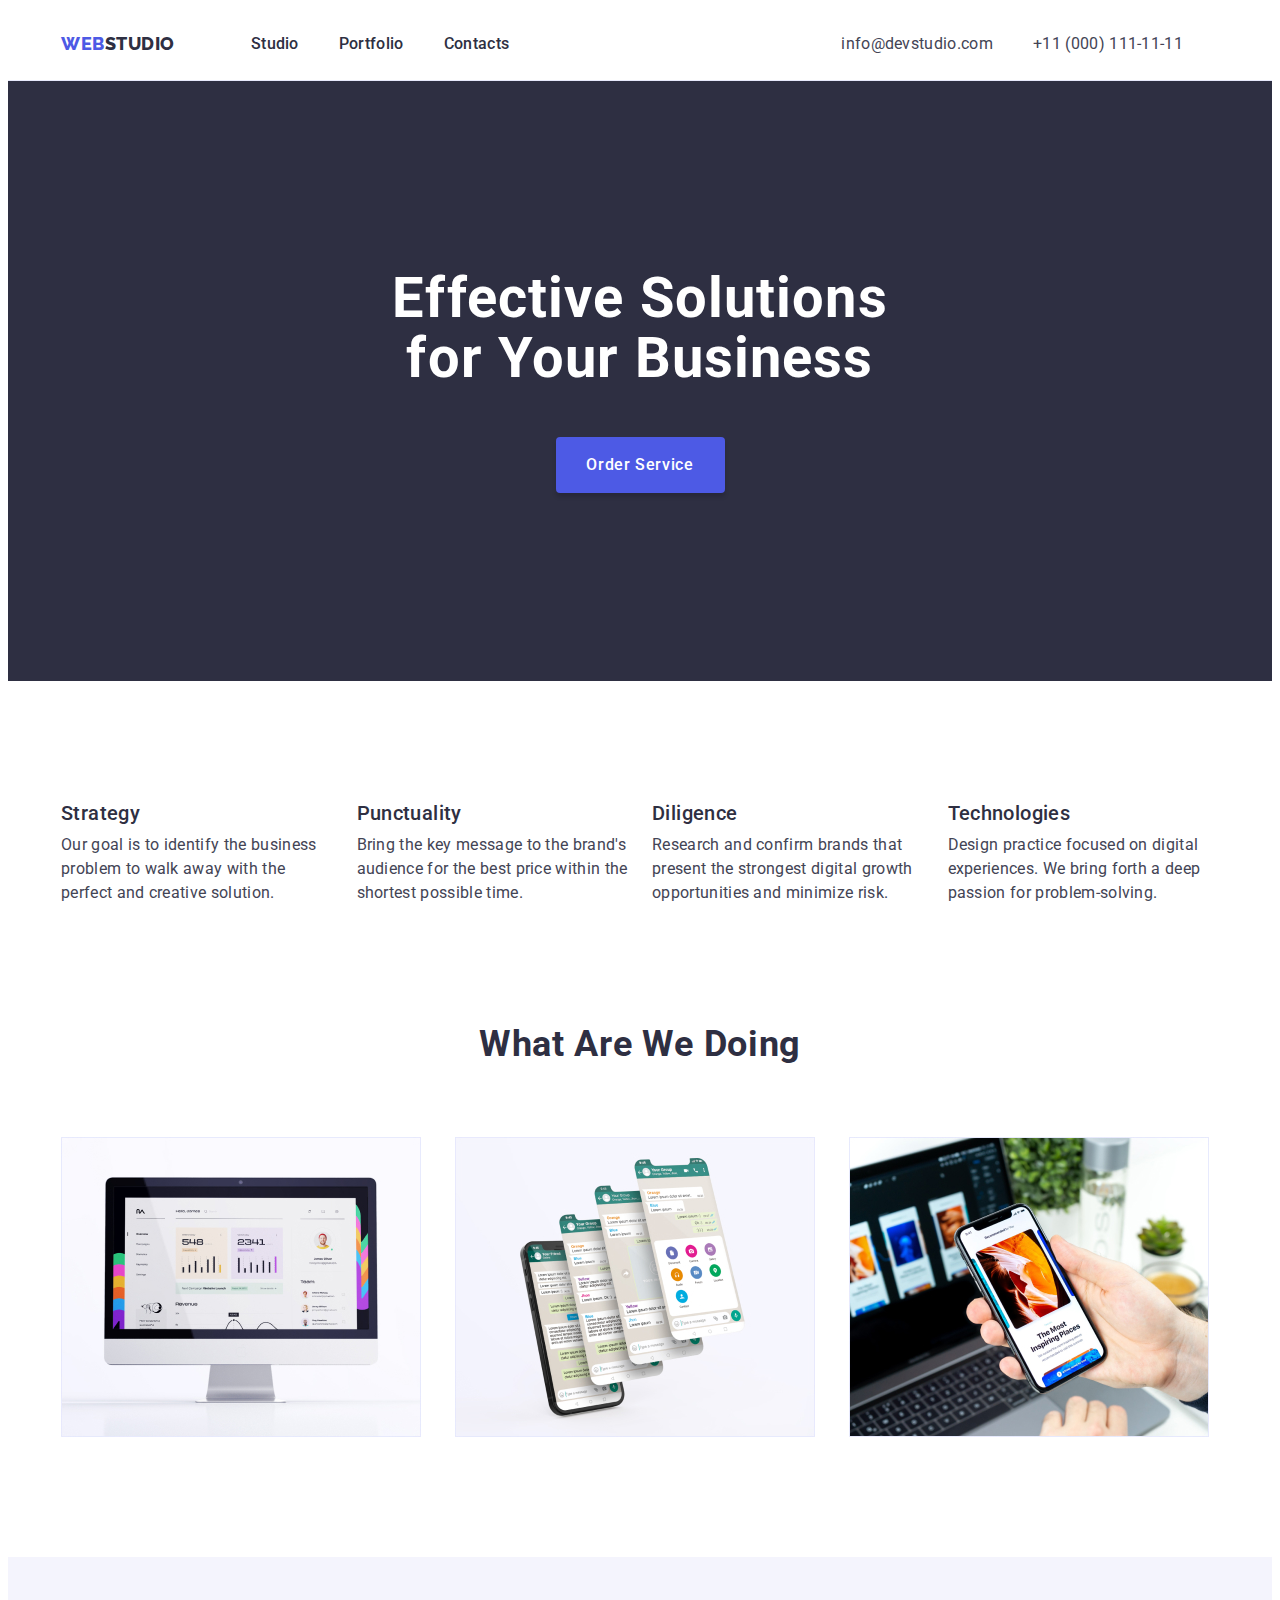
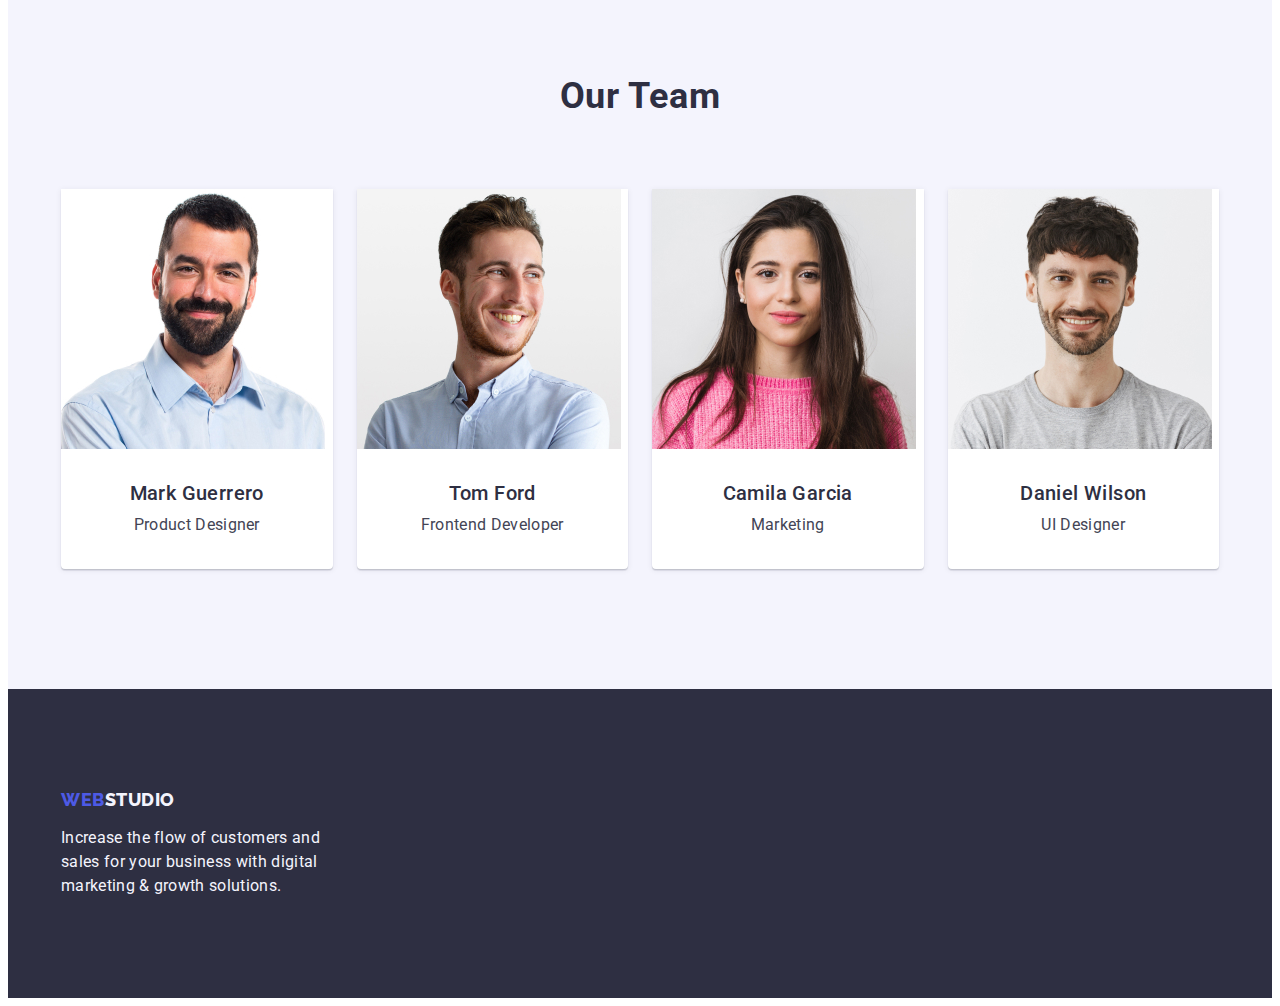
<file: index.html>
<!DOCTYPE html>
<html lang="en">
  <head>
    <meta charset="UTF-8" />
    <meta http-equiv="X-UA-Compatible" content="IE=edge" />
    <meta name="viewport" content="width=device-width, initial-scale=1.0" />
    <link rel="preconnect" href="https://fonts.googleapis.com" />
    <link rel="preconnect" href="https://fonts.gstatic.com" crossorigin />
    <link
      href="https://fonts.googleapis.com/css2?family=Raleway:wght@800&family=Roboto:wght@400;500;700&display=swap"
      rel="stylesheet"
    />
    <link
      rel="stylesheet"
      href="https://cdnjs.cloudflare.com/ajax/libs/modern-normalize/1.1.0/modern-normalize.min.css"
      integrity="sha512-wpPYUAdjBVSE4KJnH1VR1HeZfpl1ub8YT/NKx4PuQ5NmX2tKuGu6U/JRp5y+Y8XG2tV+wKQpNHVUX03MfMFn9Q=="
      crossorigin="anonymous"
      referrerpolicy="no-referrer"
    />
    <link rel="stylesheet" href="./css/styles.css" />
    <title>Студія</title>
  </head>
  <body>
    <!-- Header -->
    <header class="header">
      <div class="new-head container">
        <nav class="nav-head">
          <a href="./index.html" class="logo-web link"
            >Web<span class="logo-studio">Studio</span></a
          >
          <ul class="list nav-list">
            <li>
              <a href="./index.html" class="header-nav link">Studio</a>
            </li>
            <li>
              <a href="./portfolio.html" class="header-nav link">Portfolio</a>
            </li>
            <li>
              <a href="" class="header-nav link">Contacts</a>
            </li>
          </ul>
        </nav>
        <address class="address">
          <ul class="list address-list">
            <li>
              <a href="mailto:info@devstudio.com" class="address-link link"
                >info@devstudio.com</a
              >
            </li>
            <li>
              <a href="tel:+110001111111" class="address-link link"
                >+11 (000) 111-11-11</a
              >
            </li>
          </ul>
        </address>
      </div>
    </header>
    <main>
      <!-- section 1 -->
      <section class="hero">
        <div class="container">
          <h1 class="hero-title">Effective Solutions for Your Business</h1>
          <button type="button" class="hero-btn">Order Service</button>
        </div>
      </section>
      <!-- section 2 -->
      <section class="advantages-section">
        <div class="container">
          <h2 hidden class="hidden-title">Our advantages</h2>
          <ul class="list feature-list">
            <li class="feature">
              <h3 class="advantages-title">Strategy</h3>
              <p class="advantages-desc">
                Our goal is to identify the business problem to walk away with
                the perfect and creative solution.
              </p>
            </li>
            <li class="feature">
              <h3 class="advantages-title">Punctuality</h3>
              <p class="advantages-desc">
                Bring the key message to the brand's audience for the best price
                within the shortest possible time.
              </p>
            </li>
            <li class="feature">
              <h3 class="advantages-title">Diligence</h3>
              <p class="advantages-desc">
                Research and confirm brands that present the strongest digital
                growth opportunities and minimize risk.
              </p>
            </li>
            <li class="feature">
              <h3 class="advantages-title">Technologies</h3>
              <p class="advantages-desc">
                Design practice focused on digital experiences. We bring forth a
                deep passion for problem-solving.
              </p>
            </li>
          </ul>
        </div>
      </section>
      <!-- section 3 -->
      <section class="doing-section">
        <div class="container">
          <h2 class="doing-title">What are we doing</h2>
          <ul class="list feature-list">
            <li class="img-list">
              <img
                src="./images/main-page/img1.jpg"
                alt="display of content on the computer screen"
                width="360"
                height="300"
              />
            </li>
            <li class="img-list">
              <img
                src="./images/main-page/img2.jpg"
                alt="displaying content on the smartphone screen"
                width="360"
                height="300"
              />
            </li>
            <li class="img-list">
              <img
                src="./images/main-page/img3.jpg"
                alt="displaying the same content on the computer and smartphone screen"
                width="360"
                height="300"
              />
            </li>
          </ul>
        </div>
      </section>
      <!-- section 4 -->
      <section class="team-section">
        <div class="container">
          <h2 class="team-title">Our Team</h2>
          <ul class="list feature-list">
            <li class="team-card">
              <img
                src="./images/main-page/team-mark.jpg"
                alt="photo Mark Guerrero-Product Designer"
                width="264"
                height="260"
              />
              <div class="card-content">
                <h3 class="team-card-title">Mark Guerrero</h3>
                <p class="team-card-desc">Product Designer</p>
              </div>
            </li>
            <li class="team-card">
              <img
                src="./images/main-page/team-tom.jpg"
                alt="photo Tom Ford-Frontend Developer"
                width="264"
                height="260"
              />
              <div class="card-content">
                <h3 class="team-card-title">Tom Ford</h3>
                <p class="team-card-desc">Frontend Developer</p>
              </div>
            </li>
            <li class="team-card">
              <img
                src="./images/main-page/team-camila.jpg"
                alt="photo Camila Garcia-Marketing"
                width="264"
                height="260"
              />
              <div class="card-content">
                <h3 class="team-card-title">Camila Garcia</h3>
                <p class="team-card-desc">Marketing</p>
              </div>
            </li>
            <li class="team-card">
              <img
                src="./images/main-page/team-daniel.jpg"
                alt="photo Daniel Wilson-UI Designer"
                width="264"
                height="260"
              />
              <div class="card-content">
                <h3 class="team-card-title">Daniel Wilson</h3>
                <p class="team-card-desc">UI Designer</p>
              </div>
            </li>
          </ul>
        </div>
      </section>
    </main>
    <!-- Footer -->
    <footer class="footer">
      <div class="container">
        <a href="./index.html" class="footer-logo-web link"
          >Web<span class="footer-logo-studio">Studio</span></a
        >
        <p class="footer-desc">
          Increase the flow of customers and sales for your business with
          digital marketing & growth solutions.
        </p>
      </div>
    </footer>
  </body>
</html>
</file>
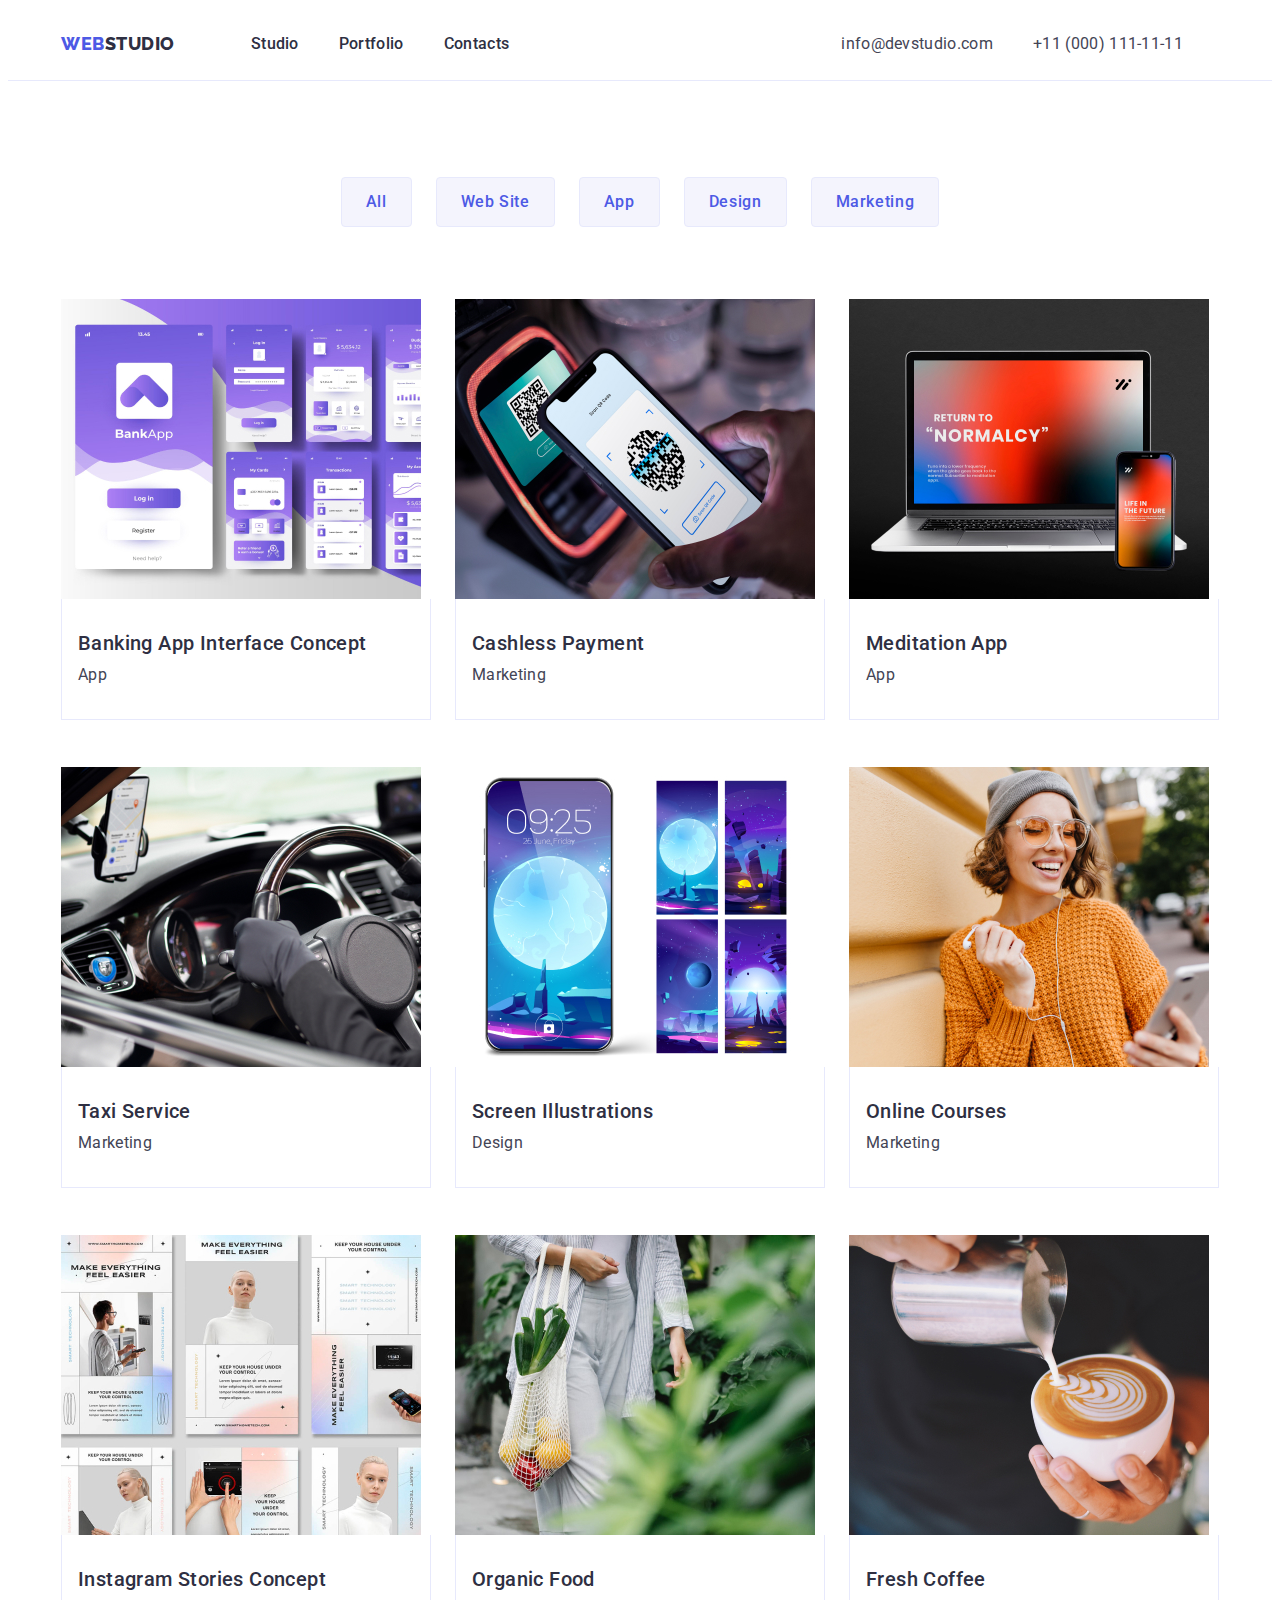
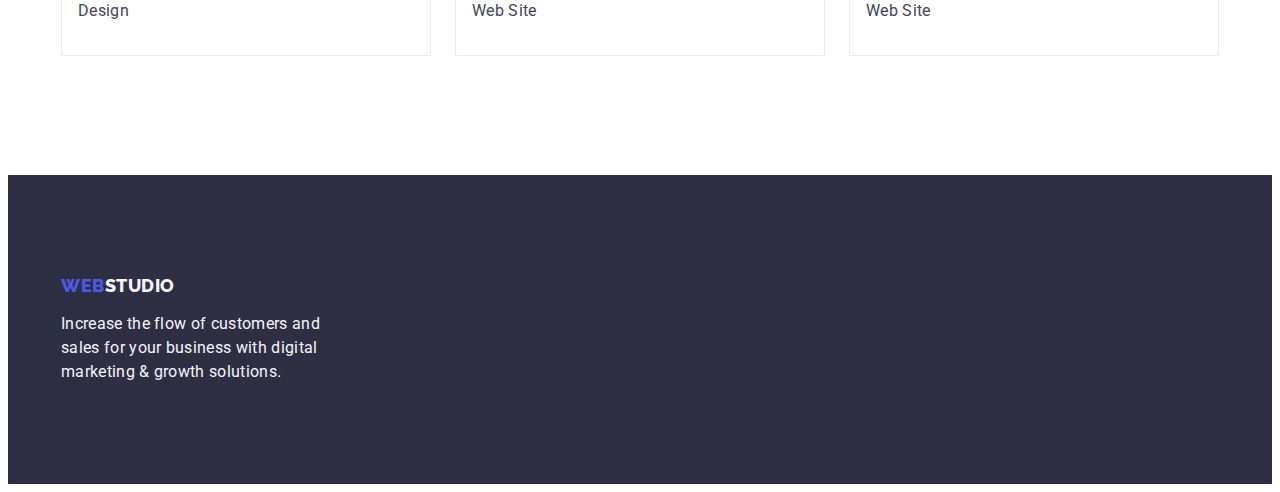
<file: portfolio.html>
<!DOCTYPE html>
<html lang="en">
  <head>
    <meta charset="UTF-8" />
    <meta http-equiv="X-UA-Compatible" content="IE=edge" />
    <meta name="viewport" content="width=device-width, initial-scale=1.0" />
    <link rel="preconnect" href="https://fonts.googleapis.com" />
    <link rel="preconnect" href="https://fonts.gstatic.com" crossorigin />
    <link
      href="https://fonts.googleapis.com/css2?family=Raleway:wght@800&family=Roboto:wght@400;500;700&display=swap"
      rel="stylesheet"
    />
    <link
      rel="stylesheet"
      href="https://cdnjs.cloudflare.com/ajax/libs/modern-normalize/1.1.0/modern-normalize.min.css"
      integrity="sha512-wpPYUAdjBVSE4KJnH1VR1HeZfpl1ub8YT/NKx4PuQ5NmX2tKuGu6U/JRp5y+Y8XG2tV+wKQpNHVUX03MfMFn9Q=="
      crossorigin="anonymous"
      referrerpolicy="no-referrer"
    />
    <link rel="stylesheet" href="./css/styles.css" />
    <title>Портфоліо</title>
  </head>
  <body>
    <!-- Header -->
    <header class="header">
      <div class="new-head container">
        <nav class="nav-head">
          <a href="./index.html" class="logo-web link"
            >Web<span class="logo-studio">Studio</span></a
          >
          <ul class="list nav-list">
            <li>
              <a href="./index.html" class="header-nav link">Studio</a>
            </li>
            <li>
              <a href="./portfolio.html" class="header-nav link">Portfolio</a>
            </li>
            <li>
              <a href="" class="header-nav link">Contacts</a>
            </li>
          </ul>
        </nav>
        <address class="address">
          <ul class="list address-list">
            <li>
              <a href="mailto:info@devstudio.com" class="address-link link"
                >info@devstudio.com</a
              >
            </li>
            <li>
              <a href="tel:+110001111111" class="address-link link"
                >+11 (000) 111-11-11</a
              >
            </li>
          </ul>
        </address>
      </div>
    </header>
    <main>
      <section class="main-portfolio">
        <div class="container">
          <h1 hidden class="hidden-title">Portfolio</h1>
          <!-- Filters -->
          <ul class="list filter-list">
            <li><button type="button" class="filter-btn">All</button></li>
            <li><button type="button" class="filter-btn">Web Site</button></li>
            <li><button type="button" class="filter-btn">App</button></li>
            <li><button type="button" class="filter-btn">Design</button></li>
            <li><button type="button" class="filter-btn">Marketing</button></li>
          </ul>
          <!-- Portfolio -->
          <ul class="list row">
            <!-- Row 1 -->
            <li class="portfolio-cards">
              <a href="" class="link">
                <img
                  src="./images/portfolio/card1.jpg"
                  alt="Banking App Interface Concept"
                  width="360"
                  height="300"
                />
                <div class="portfolio-card-content">
                  <h2 class="card-title">Banking App Interface Concept</h2>
                  <p class="card-desc">App</p>
                </div>
              </a>
            </li>
            <li class="portfolio-cards">
              <a href="" class="link">
                <img
                  src="./images/portfolio/card2.jpg"
                  alt="Cashless Payment"
                  width="360"
                  height="300"
                />
                <div class="portfolio-card-content">
                  <h2 class="card-title">Cashless Payment</h2>
                  <p class="card-desc">Marketing</p>
                </div>
              </a>
            </li>
            <li class="portfolio-cards">
              <a href="" class="link">
                <img
                  src="./images/portfolio/card3.jpg"
                  alt="Meditation App"
                  width="360"
                  height="300"
                />
                <div class="portfolio-card-content">
                  <h2 class="card-title">Meditation App</h2>
                  <p class="card-desc">App</p>
                </div>
              </a>
            </li>
            <!-- Row 2 -->
            <li class="portfolio-cards">
              <a href="" class="link">
                <img
                  src="./images/portfolio/card4.jpg"
                  alt="Taxi Service"
                  width="360"
                  height="300"
                />
                <div class="portfolio-card-content">
                  <h2 class="card-title">Taxi Service</h2>
                  <p class="card-desc">Marketing</p>
                </div>
              </a>
            </li>
            <li class="portfolio-cards">
              <a href="" class="link">
                <img
                  src="./images/portfolio/card5.jpg"
                  alt="Screen Illustrations"
                  width="360"
                  height="300"
                />
                <div class="portfolio-card-content">
                  <h2 class="card-title">Screen Illustrations</h2>
                  <p class="card-desc">Design</p>
                </div>
              </a>
            </li>
            <li class="portfolio-cards">
              <a href="" class="link">
                <img
                  src="./images/portfolio/card6.jpg"
                  alt="Online Courses"
                  width="360"
                  height="300"
                />
                <div class="portfolio-card-content">
                  <h2 class="card-title">Online Courses</h2>
                  <p class="card-desc">Marketing</p>
                </div>
              </a>
            </li>
            <!-- Row 3 -->
            <li class="portfolio-cards">
              <a href="" class="link">
                <img
                  src="./images/portfolio/card7.jpg"
                  alt="Instagram Stories Concept"
                  width="360"
                  height="300"
                />
                <div class="portfolio-card-content">
                  <h2 class="card-title">Instagram Stories Concept</h2>
                  <p class="card-desc">Design</p>
                </div>
              </a>
            </li>
            <li class="portfolio-cards">
              <a href="" class="link">
                <img
                  src="./images/portfolio/card8.jpg"
                  alt="Organic Food"
                  width="360"
                  height="300"
                />
                <div class="portfolio-card-content">
                  <h2 class="card-title">Organic Food</h2>
                  <p class="card-desc">Web Site</p>
                </div>
              </a>
            </li>
            <li class="portfolio-cards">
              <a href="" class="link">
                <img
                  src="./images/portfolio/card9.jpg"
                  alt="Fresh Coffee"
                  width="360"
                  height="300"
                />
                <div class="portfolio-card-content">
                  <h2 class="card-title">Fresh Coffee</h2>
                  <p class="card-desc">Web Site</p>
                </div>
              </a>
            </li>
          </ul>
        </div>
      </section>
    </main>
    <!-- Footer -->
    <footer class="footer">
      <div class="container">
        <a href="./index.html" class="footer-logo-web link"
          >Web<span class="footer-logo-studio">Studio</span></a
        >
        <p class="footer-desc">
          Increase the flow of customers and sales for your business with
          digital marketing & growth solutions.
        </p>
      </div>
    </footer>
  </body>
</html>
</file>
<file: css/styles.css>
body {
  background: #ffffff;
  font-family: 'Roboto', sans-serif;
  font-style: normal;
  color: var(--main-text-color);
}
:root {
  --main-text-color: #434455;
  --heading-text-color: #2e2f42;
  --filter-btn-text-color: #4d5ae5;
}
h1,
h2,
h3,
h4,
h5,
h6,
p,
ul,
ol {
  margin: 0;
  padding: 0;
}
img {
  display: block;
}
.container {
  width: 1158px;
  margin: 0 auto;
  padding: 0 15px;
}
.link {
  text-decoration: none;
  font-style: normal;
  color: var(--main-text);
}
.list {
  list-style: none;
}
/* Header */
.header {
  border-bottom: 1px solid #e7e9fc;
}
.new-head {
  display: flex;
  align-items: center;
}

.nav-head {
  display: flex;
  align-items: center;
}
.nav-list {
  display: flex;
  align-items: center;
  gap: 40px;
}
.header-nav {
  padding-top: 24px;
  padding-bottom: 24px;
  font-weight: 500;
  font-size: 16px;
  line-height: 1.5em;
  letter-spacing: 0.02em;
  color: var(--heading-text-color);
}
.header-nav:focus,
.header-nav:hover {
  color: #404bbf;
}
.logo-web {
  margin-right: 76px;
  font-family: 'Raleway', sans-serif;
  font-weight: 800;
  font-size: 18px;
  line-height: 1.17em;
  display: flex;
  align-items: center;
  letter-spacing: 0.03em;
  text-transform: uppercase;
  color: #4d5ae5;
}
.logo-studio {
  color: var(--heading-text-color);
}
.address {
  padding-top: 24px;
  padding-bottom: 24px;
  display: flex;
  font-style: inherit;
  font-weight: 400;
  font-size: 16px;
  line-height: 1.5em;
  letter-spacing: 0.02em;
  color: var(--main-text-color);
}
.address-list {
  display: flex;
  margin-left: 332px;
  gap: 40px;
}
.address-link {
  color: var(--main-text-color);
}
.address-link:hover,
.address-link:focus {
  color: #404bbf;
}
/* Hero section 1*/
.hero {
  background-color: #2e2f42;
  padding-top: 188px;
  padding-bottom: 188px;
}
.hero-title {
  margin-right: auto;
  margin-left: auto;
  padding-bottom: 48px;
  max-width: 496px;
  font-weight: 700;
  font-size: 56px;
  line-height: 1.07em;
  text-align: center;
  letter-spacing: 0.02em;
  color: #ffffff;
}
.hero-btn {
  display: block;
  margin-right: auto;
  margin-left: auto;
  min-width: 169px;
  height: 56px;
  font-family: inherit;
  background-color: var(--filter-btn-text-color);
  box-shadow: 0px 4px 4px rgba(0, 0, 0, 0.15);
  border-radius: 4px;
  border: none;
  color: #ffffff;
  font-weight: 500;
  font-size: 16px;
  line-height: 1.5em;
  letter-spacing: 0.04em;
  cursor: pointer;
}
.hero-btn:hover,
.hero-btn:focus {
  background: #404bbf;
}
/* Our advantages section 2*/
.advantages-section {
  padding-top: 120px;
  padding-bottom: 120px;
}
.feature-list {
  display: flex;
  gap: 24px;
}
.feature {
  width: calc((100% - 72px) / 4);
}
.advantages-title {
  font-weight: 500;
  font-size: 20px;
  line-height: 1.2em;
  letter-spacing: 0.02em;
  color: var(--heading-text-color);
  margin-bottom: 8px;
}
.advantages-desc {
  font-weight: 400;
  font-size: 16px;
  line-height: 1.5em;
  letter-spacing: 0.02em;
  color: var(--main-text-color);
}
/* What are we doing section 3*/
.doing-section {
  padding-bottom: 120px;
}
.img-list {
  width: calc((100% - 48px) / 3);
}
.doing-title {
  font-weight: 700;
  font-size: 36px;
  line-height: 1.11em;
  text-align: center;
  letter-spacing: 0.02em;
  text-transform: capitalize;
  color: var(--heading-text-color);
  margin-bottom: 72px;
}
/* Our Team section 4*/
.team-section {
  background-color: #f4f4fd;
  padding-top: 120px;
  padding-bottom: 120px;
}
.team-title {
  font-weight: 700;
  font-size: 36px;
  line-height: 1.11em;
  text-align: center;
  letter-spacing: 0.02em;
  text-transform: capitalize;
  color: var(--heading-text-color);
  margin-bottom: 72px;
}
.team-card {
  width: calc((100% - 72px) / 4);
  height: 380px;
  background: #ffffff;
  box-shadow: 0px 1px 6px rgba(46, 47, 66, 0.08),
    0px 1px 1px rgba(46, 47, 66, 0.16), 0px 2px 1px rgba(46, 47, 66, 0.08);
  border-radius: 0px 0px 4px 4px;
}
.card-content {
  display: flex;
  flex-direction: column;
  justify-content: center;
  align-items: center;
  padding: 32px 16px;
}
.team-card-title {
  font-weight: 500;
  font-size: 20px;
  line-height: 1.2em;
  text-align: center;
  letter-spacing: 0.02em;
  color: var(--heading-text-color);
  margin-bottom: 8px;
}
.team-card-desc {
  font-weight: 400;
  font-size: 16px;
  line-height: 1.5em;
  text-align: center;
  letter-spacing: 0.02em;
  color: var(--main-text-color);
}
/* Footer */
.footer {
  background-color: #2e2f42;
  padding-top: 100px;
  padding-bottom: 100px;
}
.footer-logo-web {
  font-family: 'Raleway', sans-serif;
  font-weight: 800;
  font-size: 18px;
  line-height: 1.17em;
  display: inline-block;
  align-items: center;
  letter-spacing: 0.03em;
  text-transform: uppercase;
  color: #4d5ae5;
  margin-bottom: 16px;
}
.footer-logo-studio {
  color: #f4f4fd;
}
.footer-desc {
  max-width: 264px;
  font-weight: 400;
  font-size: 16px;
  line-height: 1.5em;
  letter-spacing: 0.02em;
  color: #f4f4fd;
}
/* Portfolio filters*/

.main-portfolio {
  padding-top: 96px;
  padding-bottom: 120px;
}
.filter-list {
  display: flex;
  justify-content: center;
  margin-bottom: 72px;
  gap: 24px;
}
.filter-btn {
  padding-top: 12px;
  padding-bottom: 12px;
  padding-left: 24px;
  padding-right: 24px;
  font-family: inherit;
  background: #f4f4fd;
  border: 1px solid #e7e9fc;
  border-radius: 4px;
  font-weight: 500;
  font-size: 16px;
  line-height: 1.5em;
  display: flex;
  align-items: center;
  text-align: center;
  letter-spacing: 0.04em;
  color: var(--filter-btn-text-color);
  cursor: pointer;
}
.filter-btn:hover,
.filter-btn:focus {
  background: #404bbf;
  box-shadow: 0px 3px 1px rgba(0, 0, 0, 0.1), 0px 2px 1px rgba(0, 0, 0, 0.08),
    0px 2px 2px rgba(0, 0, 0, 0.12);
  color: #ffffff;
  border: 1px solid transparent;
}
/* Portfolio cards */

.row {
  display: flex;
  flex-wrap: wrap;
  column-gap: 24px;
  row-gap: 48px;
}
.portfolio-cards {
  box-sizing: border-box;
  width: calc((100% - 48px) / 3);
  height: 420px;
  background: #ffffff;
}
.portfolio-card-content {
  padding-top: 32px;
  padding-bottom: 32px;
  padding-left: 16px;
  padding-right: 16px;
  border: 1px solid #e7e9fc;
  border-top: none;
}
.card-title {
  font-weight: 500;
  font-size: 20px;
  line-height: 1.2em;
  letter-spacing: 0.02em;
  color: var(--heading-text-color);
  margin-bottom: 8px;
}
.card-desc {
  font-weight: 400;
  font-size: 16px;
  line-height: 1.5em;
  letter-spacing: 0.02em;
  color: var(--main-text-color);
}
</file>
